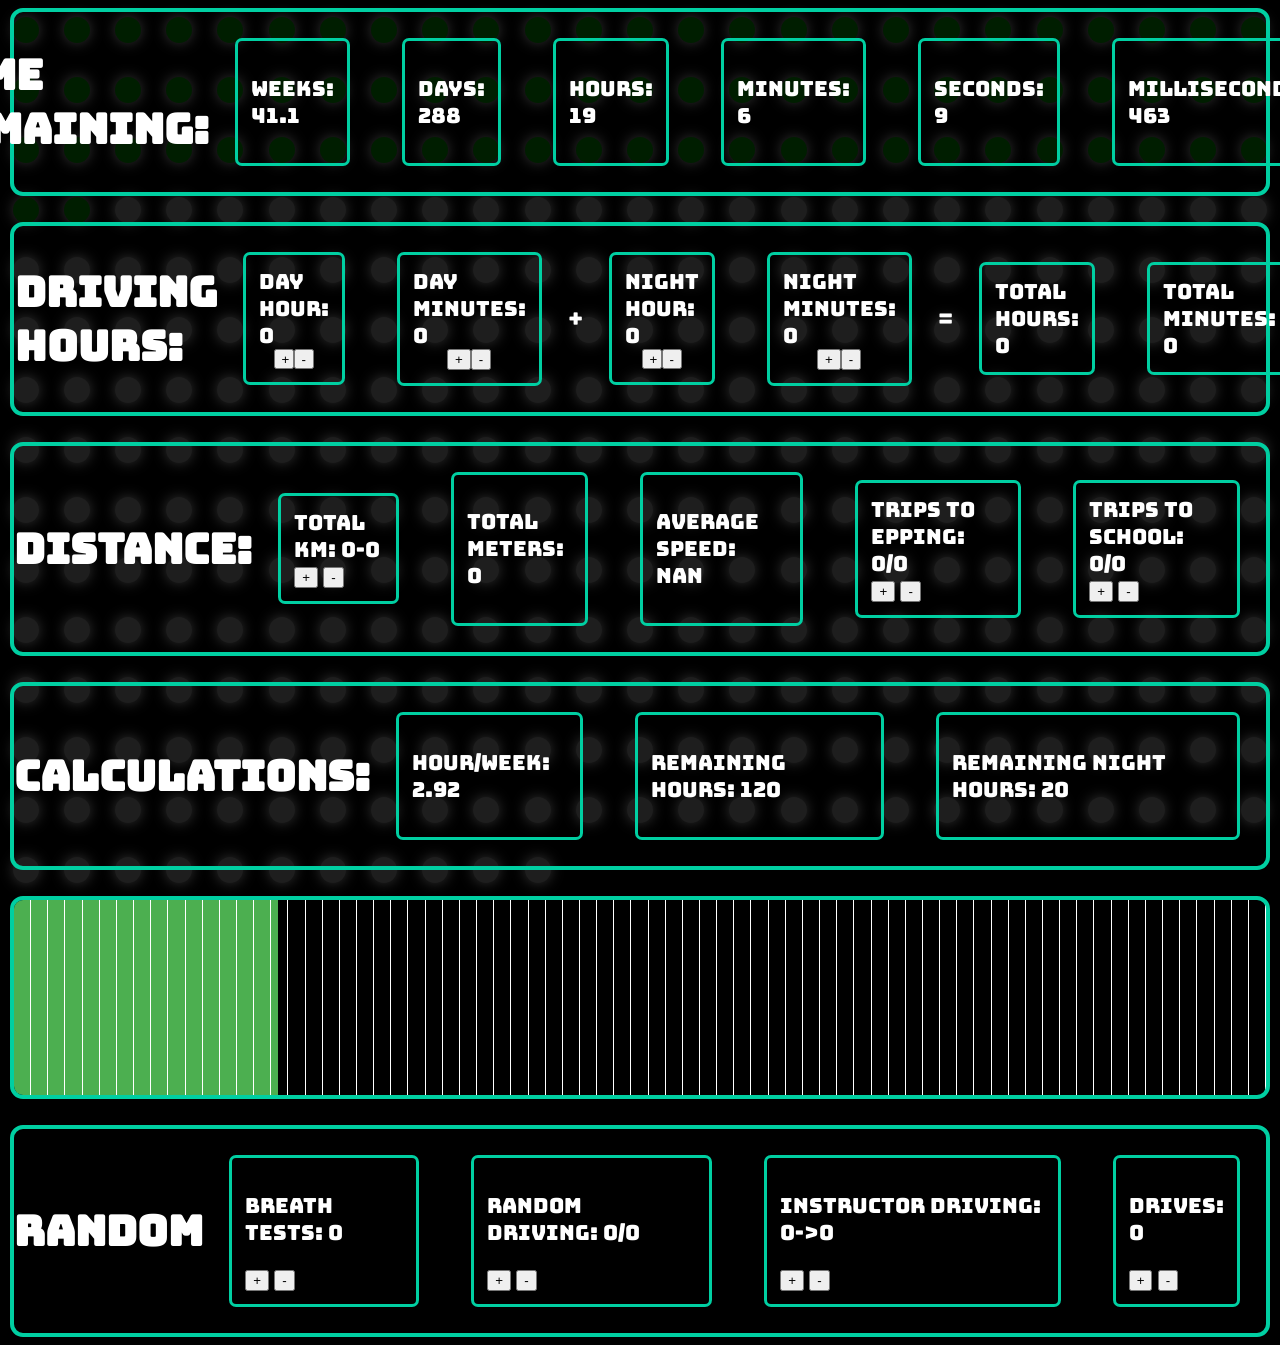
<file: index.html>
<!DOCTYPE html>
<html lang="en">
<head>
    <meta charset="UTF-8">
    <meta name="viewport" content="width=device-width, initial-scale=1.0">
    <title>Drive</title>
    <link rel="icon" type="image/x-icon" href="images.jpg">
    <link rel="preconnect" href="https://fonts.googleapis.com">
    <link rel="preconnect" href="https://fonts.gstatic.com" crossorigin>
    <link href="https://fonts.googleapis.com/css2?family=Bungee&display=swap" rel="stylesheet">
    <link rel="stylesheet" href="style.css">
</head>
<body>
    <div class="dotgrid" id="dotgrid"></div>
    <div class="Remaining">
        <h1>TIME REMAINING: </h1>
        <div class="Remainingnum">
            <p id="weeksleft">...</p>
        </div>
        <div class="Remainingnum">
            <p id="daysleft">...</p>
        </div>
        <div class="Remainingnum">
            <p id="hoursleft">...</p>
        </div>
        <div class="Remainingnum">
            <p id="minutesleft">...</p>
        </div>
        <div class="Remainingnum">
            <p id="secondsleft">...</p>
        </div>
        <div class="Remainingnum">
            <p id="milisecondsleft">...</p>
        </div>
    </div>
    <div class="driving">
        <h1 class="hoursssss">DRIVING HOURS:</h1>

        <div class="Remaininghours">
            <p id="dayhours" class="buttionsize">...</p>
            <div class="Remaininghoursbuttons">
                <button class="dayhoursbutton" style="width: 20px; height: 20px;" onclick="addhour()">+</button>
                <button class="dayhoursbutton" style="width: 20px; height: 20px;" onclick="subhour()">-</button>
            </div>
        </div>
        <div class="Remaininghours">
            <p id="dayminutes" class="buttionsize">...</p>
            <div class="Remaininghoursbuttons">
                <button class="dayminutesbutton" onclick="addminute()">+</button>
                <button class="dayminutesbutton" onclick="subminute()">-</button>
            </div>
        </div>

        <p>+</p>

        <div class="Remaininghours">
            <p id="nighthours" class="buttionsize">...</p>
            <div class="Remaininghoursbuttons">
                <button class="nighthoursbutton" style="width: 20px; height: 20px;" onclick="naddhour()">+</button>
                <button class="nighthoursbutton" style="width: 20px; height: 20px;" onclick="nsubhour()">-</button>
            </div>
        </div>
        <div class="Remaininghours">
            <p id="nightminutes" class="buttionsize">...</p>
            <div class="Remaininghoursbuttons">
                <button class="nightminutesbutton" onclick="naddminute()">+</button>
                <button class="nightminutesbutton" onclick="nsubminute()">-</button>
            </div>
        </div>
        <p>=</p>
        <div class="Remaininghours">
            <p id="totalhours" class="buttionsize">...</p>
        </div>
        <div class="Remaininghours">
            <p id="totalmins" class="buttionsize">...</p>
        </div>
    </div>

    <div class="dis">
        <h1>distance: </h1>
        <div class="distance">
            <p id="km" class="km">...</p>
            <div class="kmbuttons">
                <button class="km" onclick="addkm()">+</button>
                <button class="km" onclick="subkm()">-</button>
            </div>
        </div>
        <div class="distance">
            <p id="meters" class="meters">...</p>
        </div>
        <div class="distance">
            <p id="speed" class="speed">...</p>
        </div>
        <div class="distance">
            <p id="distiancetoepping" class="km">...</p>
            <div class="scbuttons">
                <button class="ep" onclick="addep()">+</button>
                <button class="ep" onclick="subep()">-</button>
            </div>
        </div>
        <div class="distance">
            <p id="distiancetoschool" class="km">...</p>
            <div class="scbuttons">
                <button class="sc" onclick="addsc()">+</button>
                <button class="sc" onclick="subsc()">-</button>
            </div>
        </div>
    </div>
    <div class="calculations">
        <h1>CALCULATIONS: </h1>
        <div class="calculationsnum">
            <p id="hoursperweek">...</p>
        </div>
        <div class="calculationsnum">
            <p id="remaininghours">...</p>
        </div>
        <div class="calculationsnum">
            <p id="remainingnighthours">...</p>
        </div>
    </div>
    
    <div class="loadingbarlines">
    <div class="loadingbar" id="loadingbar"></div>
    </div>
    
    <div class="random">
        <h1>Random</h1>
        <div class="breathtests">
            <p class="breathss" id="breathss">breath tess: </p>
            <button class="bc" onclick="addbc()">+</button>
            <button class="bc" onclick="subbc()">-</button>
        </div>
        <div class="breathtests">
            <p class="randomdriv" id="randomdriv">breath tess: </p>
            <button class="rd" onclick="addrd()">+</button>
            <button class="rd" onclick="subrd()">-</button>
        </div>
        <div class="breathtests">
            <p class="instructordr" id="instructordr">breath tess: </p>
            <button class="it" onclick="addit()">+</button>
            <button class="it" onclick="subit()">-</button>
        </div>
        <div class="breathtests">
            <p class="drivesss" id="drivesss">breath tess: </p>
            <button class="dr" onclick="adddr()">+</button>
            <button class="dr" onclick="subdr()">-</button>
        </div>
    </div>

    

    <script src="code.js"></script>

</body>
</html>
</file>
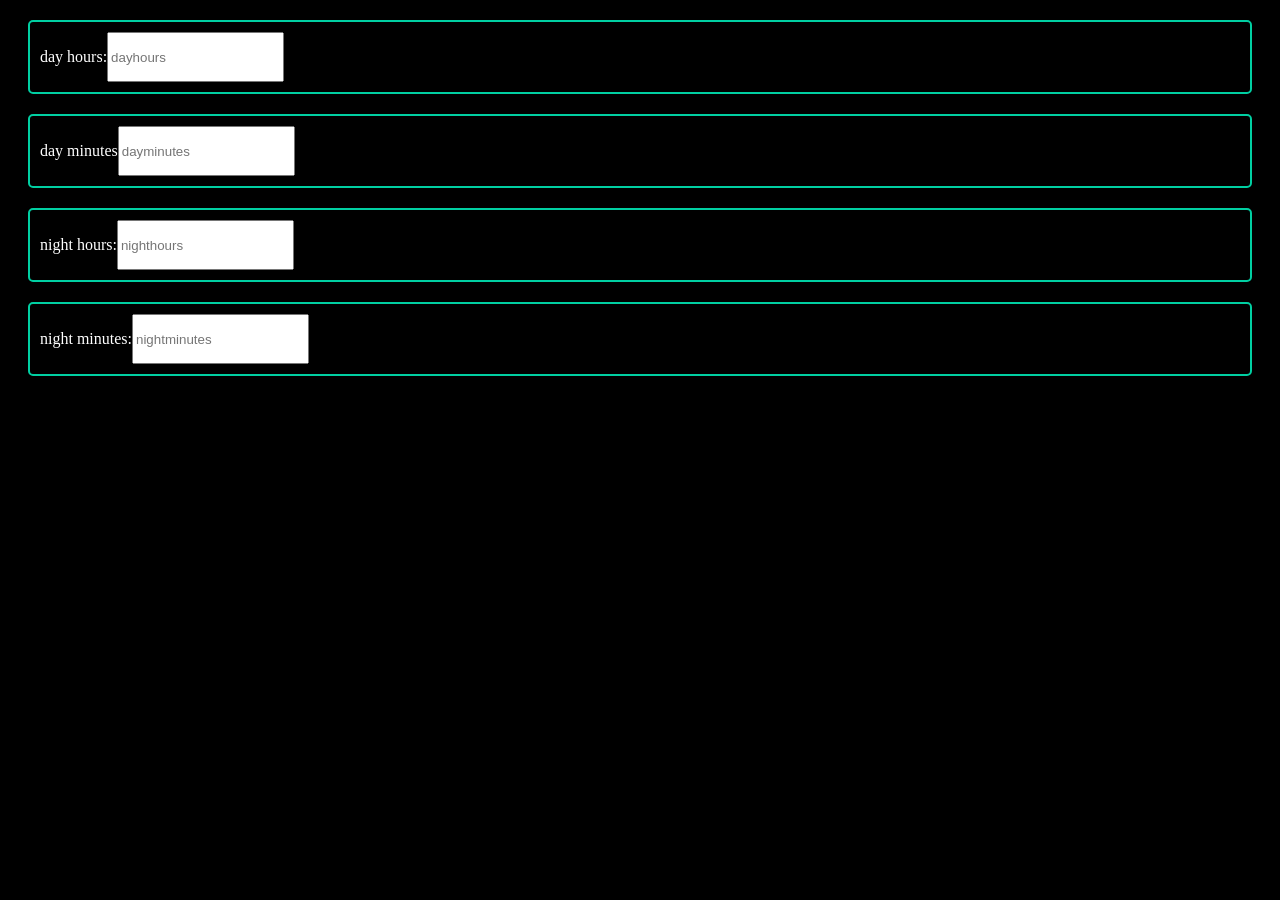
<file: settings.html>
<!DOCTYPE html>
<html lang="en">
<head>
    <meta charset="UTF-8">
    <meta name="viewport" content="width=device-width, initial-scale=1.0">
    <title>Document</title>
</head>
<body>
    <div class="days">
        <div class="hours">
            <p>day hours: </p>
            <input type="number" id="drivingHours" placeholder="dayhours">
        </div>
        <div class="hours">
            <p>day minutes</p>
            <input type="number" id="drivingMinutes" placeholder="dayminutes">
        </div>
    </div>
    <div class="nights">
        <div class="hours">
            <p>night hours: </p>
            <input type="number" id="nightHours" placeholder="nighthours">
        </div>
        <div class="hours">
            <p>night minutes: </p>
            <input type="number" id="nightMinutes" placeholder="nightminutes">
        </div>
    </div>
    <style>
        .hours {
            display: flex;
            margin: 20px;
            padding: 10px;
            border: 2px solid hwb(167 0% 19%); 
            border-radius: 5px;
        }
        
        body {
            background-color: black;
            color: white;
        }
        
    </style>
</body>
</html>
</file>
<file: style.css>
.Remaining {
    display: flex;
    width: 99%;
    margin: auto;
    justify-content: center;
    align-items: center;
    border: 4px solid hwb(167 0% 19%);
    border-radius: 13px;
}

body {
    background-color: black;
    color: white;
    font-size: 130%;
}

.Remainingnum {
    margin: 26px;
    padding: 13px;
    border: 3px solid hwb(167 0% 19%);
    border-radius: 7px;
}

.driving {
    display: flex;
    width: 99%;
    margin: auto;
    margin-top: 26px;
    justify-content: center;
    align-items: center;
    border: 4px solid hwb(167 0% 19%);
    border-radius: 13px;
}

.Remaininghours {
    margin: 26px;
    padding: 13px;
    border: 3px solid hwb(167 0% 19%);
    border-radius: 7px;
}

.Remaininghoursbuttons {
    display: flex;
    justify-content: center;
    align-items: center;
}

.buttionsize {
    margin: 0px;
}

.calculations {
    display: flex;
    width: 99%;
    margin: auto;
    margin-top: 26px;
    justify-content: center;
    align-items: center;
    border: 4px solid hwb(167 0% 19%);
    border-radius: 13px;
}

.calculationsnum {
    margin: 26px;
    padding: 13px;
    border: 3px solid hwb(167 0% 19%);
    border-radius: 7px;
}

p {
    font-family: "Bungee", sans-serif;
}

h1 {
    font-family: "Bungee", sans-serif;
}

.hoursssss {
    width: 520px;
    margin-left: 52px;
}

.dis {
    display: flex;
    width: 99%;
    margin: auto;
    margin-top: 26px;
    justify-content: center;
    align-items: center;
    border: 4px solid hwb(167 0% 19%);
    border-radius: 13px;
}

.distance {
    margin: 26px;
    padding: 13px;
    border: 3px solid hwb(167 0% 19%);
    border-radius: 7px;
}

.km {
    margin: 0px;
}

.loadingbarlines {
    position: relative;

    width: 99%;
    height: 195px;
    margin: 26px auto;

    border: 4px solid hwb(167 0% 19%);
    border-radius: 13px;

    overflow: hidden;

    background:
        repeating-linear-gradient(
            to right,
            transparent 0,
            transparent calc(100% / 73 - 1px),
            white calc(100% / 73 - 1px),
            white calc(100% / 73)
        );
}

.loadingbar {
    position: absolute;

    left: 0;
    top: 0;

    width: 50%;
    height: 100%;

    background: #4caf50;

    z-index: -1;
}

.dotgrid {
    position: fixed;
    inset: 0;

    display: grid;

    grid-template-columns: repeat(25, 1fr);
    grid-template-rows: repeat(15, 1fr);

    width: 100vw;
    height: 100vh;

    padding: 0px;
    box-sizing: border-box;

    z-index: -1;
}

.dot {
    width: 26px;
    height: 26px;

    filter: drop-shadow(
        0 0 7px rgba(255, 255, 255, 0.2)
    );

    background: rgb(30, 30, 30);
    border-radius: 50%;

    justify-self: center;
    align-self: center;
}
.breathtests{
    margin: 26px;
    padding: 13px;
    border: 3px solid hwb(167 0% 19%);
    border-radius: 7px;
}
.random{
    display: flex;
    width: 99%;
    margin: auto;
    margin-top: 26px;
    justify-content: center;
    align-items: center;
    border: 4px solid hwb(167 0% 19%);
    border-radius: 13px;
}
</file>
